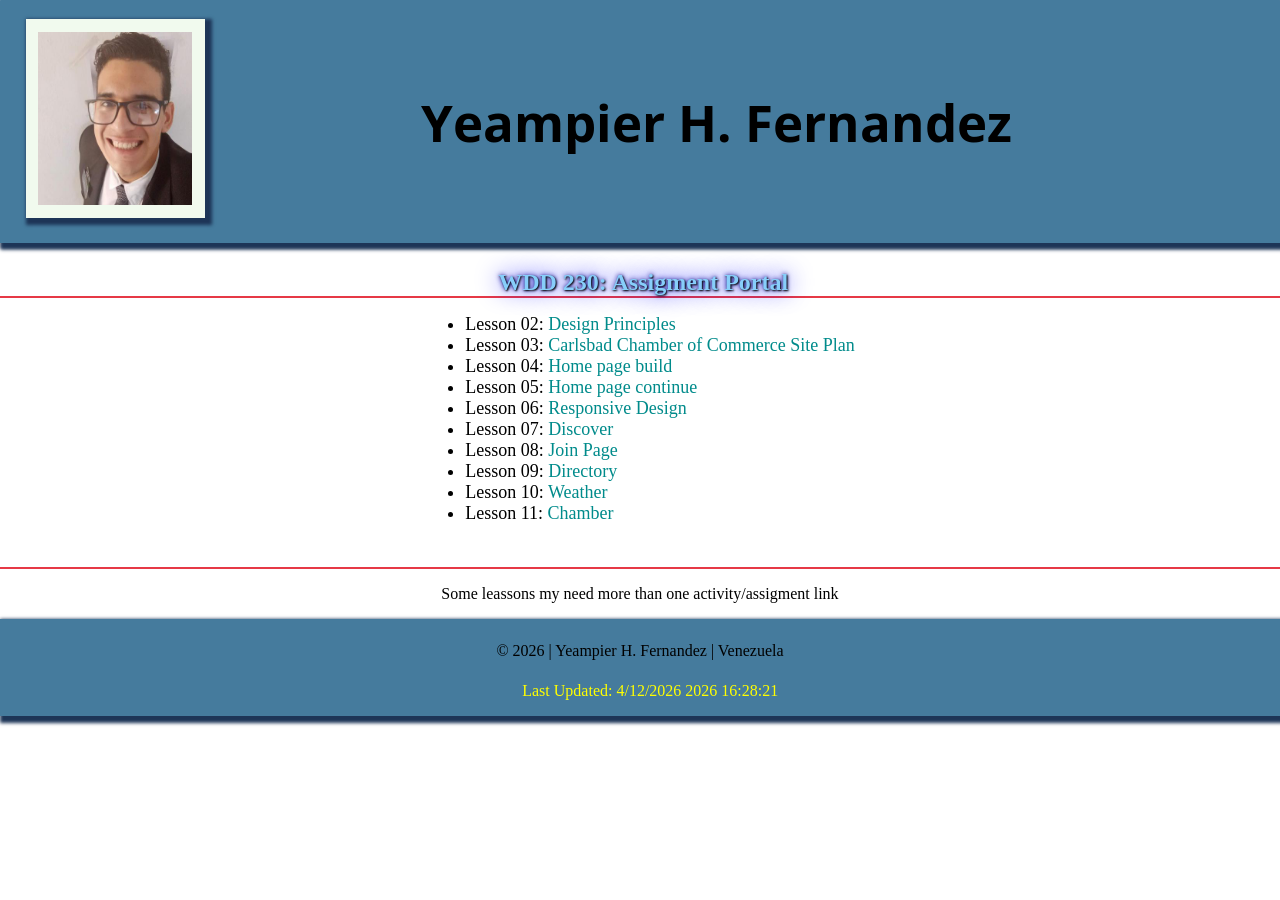
<file: index.html>
<!DOCTYPE html>
<html lang="en">
  <head>
    <meta charset="UTF-8" />
    <meta http-equiv="X-UA-Compatible" content="IE=edge" />
    <meta name="viewport" content="width=device-width, initial-scale=1.0" />
    <meta name="author" content="Yeampier Huerta" />
    <link rel="icon" href="./images/usuario.png" type="image/x-icon" />
    <meta
      name="description"
      content="In this page you will be able to see the developments I made in the Javascript course."
    />
    <title>WDD: 230</title>
    <link rel="stylesheet" href="./styles/style.css" />
  </head>
  <body>
    <header>
      <img src="./images/a.jpg" alt="photo-profile" />
      <div class="name">
        <h1 id="name" class="nameH1"></h1>
      </div>
    </header>
    <div class="titleWdd">
      <h2>WDD 230: Assigment Portal</h2>
    </div>
    <main class="Lesson">
      <ul>
        <li>
          Lesson 02:
          <a href="./lesson02/design-principles.html" target="_blank"
            >Design Principles</a
          >
        </li>
        <li>
          Lesson 03:
          <a href="./lesson03/index.html" target="_blank"
            >Carlsbad Chamber of Commerce Site Plan</a
          >
        </li>
        <li>
          Lesson 04:
          <a href="./Chamber/index.html" target="_blank">Home page build</a>
        </li>
        <li>
          Lesson 05:
          <a href="./Chamber/index.html" target="_blank">Home page continue</a>
        </li>
        <li>
          Lesson 06:
          <a href="./Chamber/index.html" target="_blank">Responsive Design</a>
        </li>
        <li>
          Lesson 07:
          <a href="./Chamber/discover.html" target="_blank">Discover</a>
        </li>
        <li>
          Lesson 08: <a href="./Chamber/join.html" target="_blank">Join Page</a>
        </li>
        <li>
          Lesson 09:
          <a href="./Chamber/directory.html" target="_blank">Directory</a>
        </li>
        <li>Lesson 10: <a href="./lesson10/weather.html" target="_blank">Weather</a></li>
        <li>
          Lesson 11: <a href="./Chamber/index.html" target="_blank">Chamber</a>
        </li>
      </ul>
    </main>
    <div class="p-div">
      <p>Some leassons my need more than one activity/assigment link</p>
    </div>
    <footer>
      <div class="date">
        <p id="profile"></p>
      </div>
      <div class="dateActual">
        <p id="dates"></p>
      </div>
    </footer>
    <script src="./scripts/index.js"></script>
  </body>
</html>
</file>
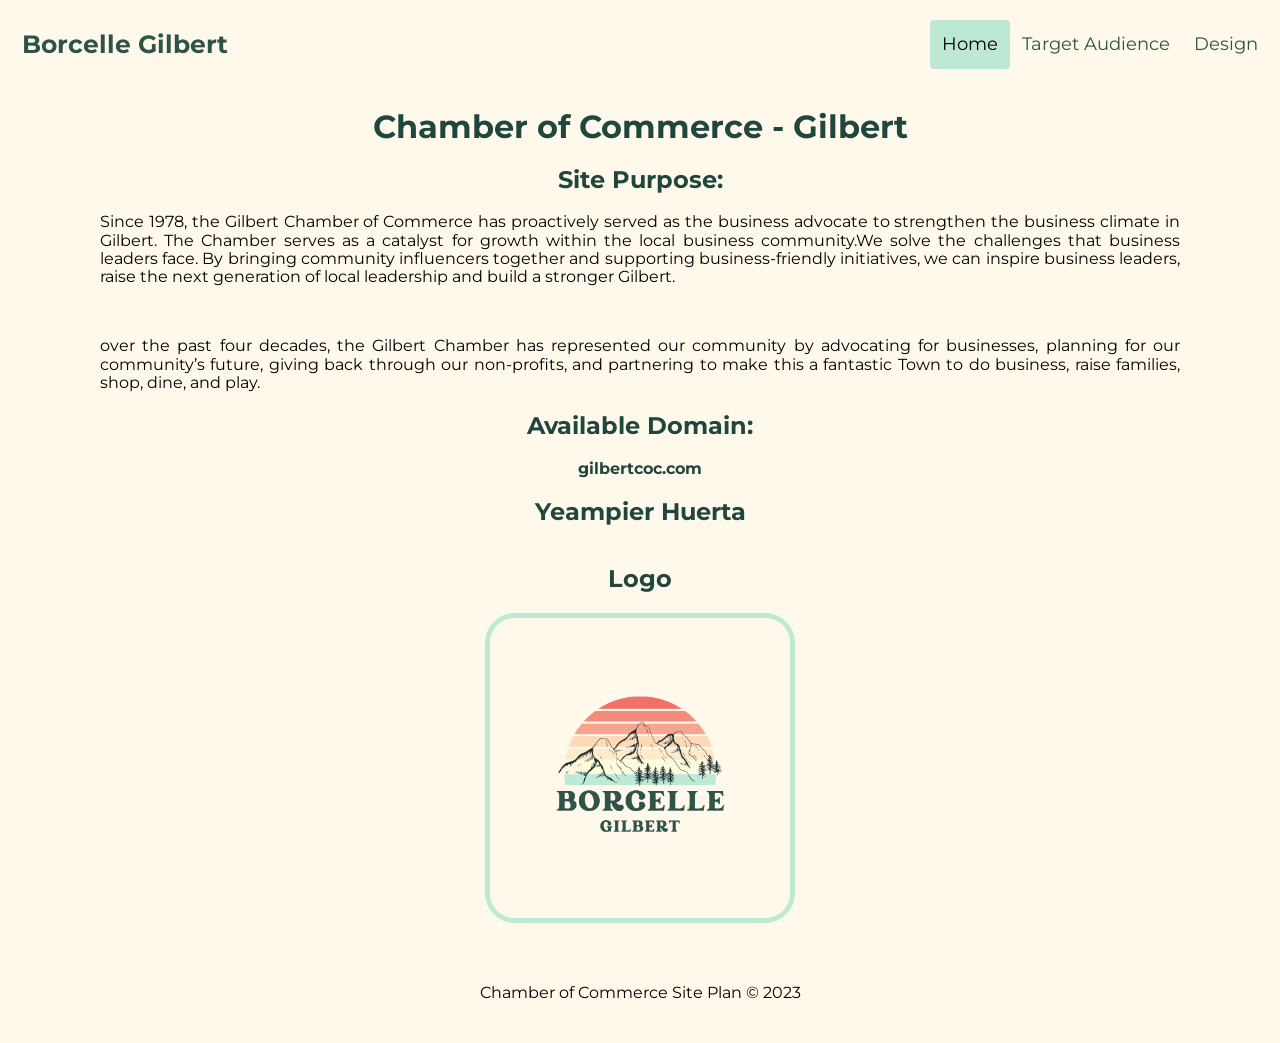
<file: lesson03/index.html>
<!DOCTYPE html>
<html lang="en">
  <head>
    <meta charset="UTF-8" />
    <meta http-equiv="X-UA-Compatible" content="IE=edge" />
    <meta name="viewport" content="width=device-width, initial-scale=1.0" />
    <title>Site Plan</title>
    <meta
      name="description"
      content="In this page you will be able to see the developments I made in the Javascript course."
    />
    <link rel="stylesheet" href="./styles/siteplan.css" />
    <link rel="stylesheet" href="../styles/normalize.css" />
    <link rel="stylesheet" href="./styles/siteplan-tablet.css" />
    <link rel="stylesheet" href="./styles/siteplan-deskot.css" />
  </head>
  <body>
    <div class="header">
      <a href="./index.html" class="logo">Borcelle Gilbert</a>
      <div class="header-right">
        <a class="active" href="./index.html">Home</a>
        <a href="./target-audience.html">Target Audience </a>
        <a href="./design.html">Design</a>
      </div>
    </div>

    <div class="siteplan">
      <div class="title">
        <h1>Chamber of Commerce - Gilbert</h1>
      </div>
      <div class="sitePurpose">
        <h2>Site Purpose:</h2>
        <p>
          Since 1978, the Gilbert Chamber of Commerce has proactively served as
          the business advocate to strengthen the business climate in Gilbert.
          The Chamber serves as a catalyst for growth within the local business
          community.We solve the challenges that business leaders face. By
          bringing community influencers together and supporting
          business-friendly initiatives, we can inspire business leaders, raise
          the next generation of local leadership and build a stronger Gilbert.
        </p>
        <br>
        <p>over the past four decades, the Gilbert Chamber has represented our community by advocating for businesses, planning for our community’s future, giving back through our non-profits, and partnering to make this a fantastic Town to do business, raise families, shop, dine, and play.</p>
      </div>
      <div class="sitePurpose">
        <h2>Available Domain:</h2>
        <h4>gilbertcoc.com</h4>
        <h2>Yeampier Huerta</h2>
      </div>
      <div class="logo">
        <h2>Logo</h2>
        <img src="./images/ColorfulIlustratedAdventureLogo.png" alt="logo" />
      </div>
    </div>

    <footer>Chamber of Commerce Site Plan © 2023</footer>
    <script src="./script/index.js"></script>
  </body>
</html>
</file>
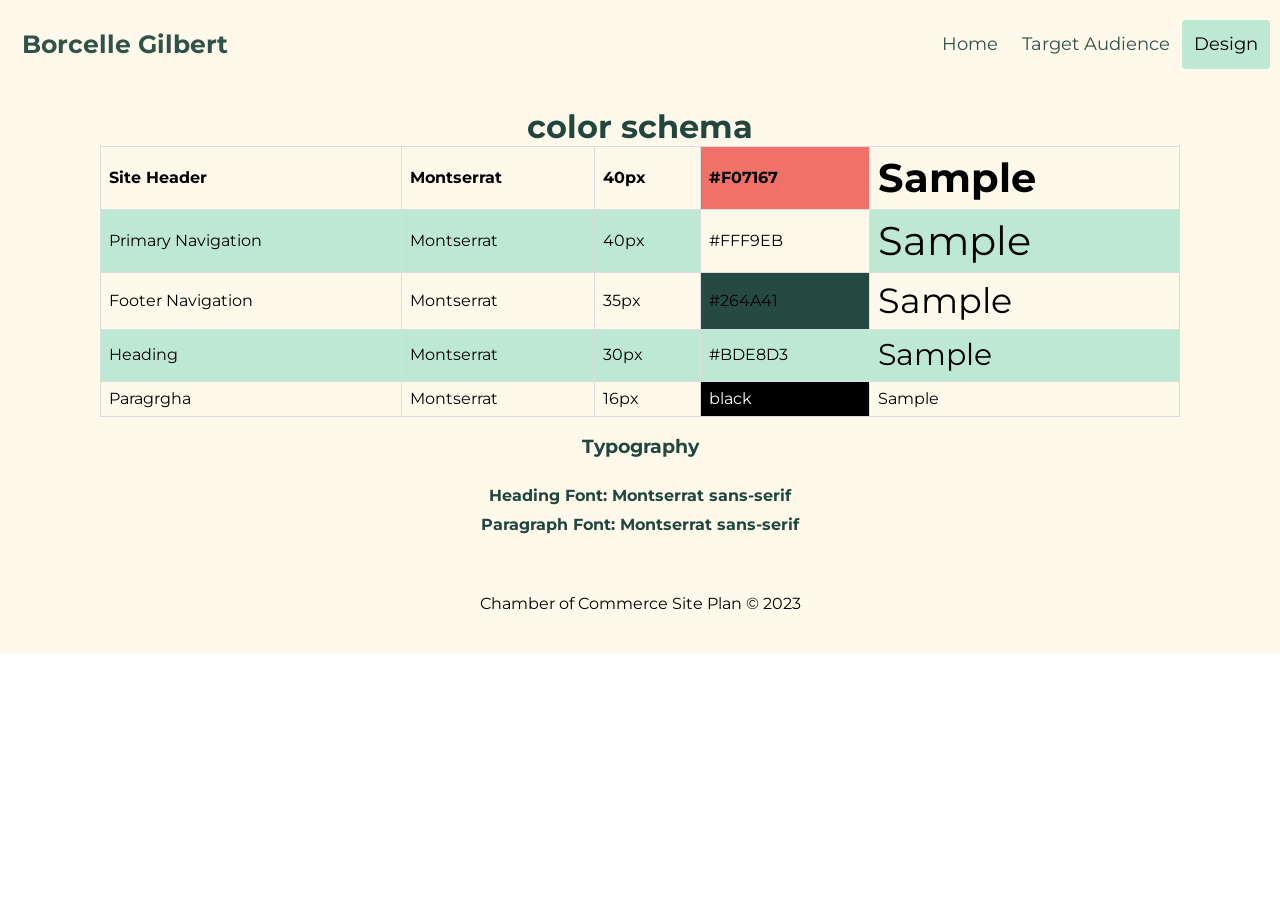
<file: lesson03/design.html>
<!DOCTYPE html>
<html lang="en">
  <head>
    <meta charset="UTF-8" />
    <meta http-equiv="X-UA-Compatible" content="IE=edge" />
    <meta name="viewport" content="width=device-width, initial-scale=1.0" />
    <meta
      name="description"
      content="In this page you will be able to see the developments I made in the Javascript course."
    />
    <title>Site Plan</title>
    <link rel="stylesheet" href="./styles/siteplan.css" />
    <link rel="stylesheet" href="../styles/normalize.css" />
    <link rel="stylesheet" href="./styles/siteplan-tablet.css" />
    <link rel="stylesheet" href="./styles/siteplan-deskot.css" />
  </head>
  <body>
    <div class="header">
      <a href="./index.html" class="logo">Borcelle Gilbert</a>
      <div class="header-right">
        <a  href="./index.html">Home</a>
        <a href="./target-audience.html">Target Audience </a>
        <a class="active" href="./design.html">Design</a>
      </div>
    </div>
    <div class="siteplan">
      <div class="title">
        <h1>color schema</h1>
      </div>
      <div class="table-main">
      <table>
        <tr>
          <th>Site Header</th>
          <th>Montserrat</th>
          <th>40px</th>
          <th class="color1">#F07167</th>
          <th class="font1">Sample</th>
        </tr>
        <tr>
          <td>Primary Navigation</td>
          <td>Montserrat</td>
          <td>40px</td>
          <td class="color2">#FFF9EB</td>
          <td class="font2">Sample</td>
        </tr>
        <tr>
          <td>Footer Navigation</td>
          <td>Montserrat</td>
          <td>35px</td>
          <td class="color3">#264A41</td>
          <td class="font3">Sample</td>
        </tr>
        <tr>
          <td>Heading</td>

          <td>Montserrat</td>
          <td>30px</td>
          <td class="color5">#BDE8D3</td>

          <td class="font4">Sample</td>
        </tr>
        <tr>
          <td>Paragrgha</td>
          <td>Montserrat</td>
          <td>16px</td>
          <td class="color4">black</td>

          <td class="font5">Sample</td>
        </tr>
      </table>
    </div>
      <h3 class="Typography">Typography</h3>
      <h4 class="heading">Heading Font: Montserrat sans-serif</h4>
      <h4>Paragraph Font: Montserrat sans-serif</h4>
    </div>
    <footer class="f-m">Chamber of Commerce Site Plan © 2023</footer>
    <script src="./script/index.js"></script>
  </body>
</html>
</file>
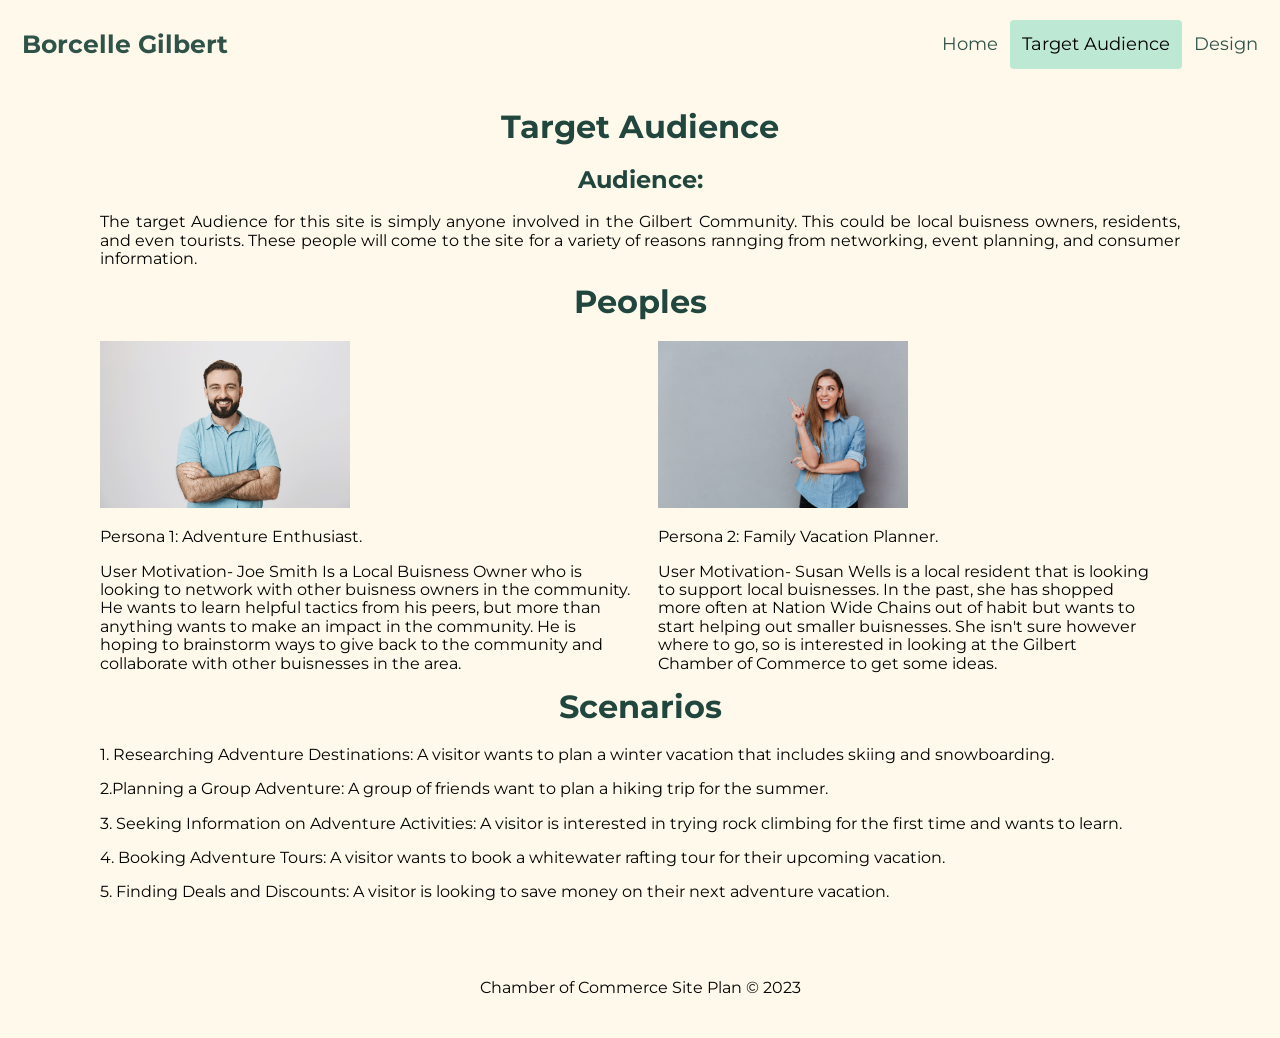
<file: lesson03/target-audience.html>
<!DOCTYPE html>
<html lang="en">
  <head>
    <meta charset="UTF-8" />
    <meta http-equiv="X-UA-Compatible" content="IE=edge" />
    <meta name="viewport" content="width=device-width, initial-scale=1.0" />
    <title>Site Plan</title>
    <meta
      name="description"
      content="In this page you will be able to see the developments I made in the Javascript course."
    />
    <link rel="stylesheet" href="./styles/siteplan.css" />
    <link rel="stylesheet" href="../styles/normalize.css" />
    <link rel="stylesheet" href="./styles/siteplan-tablet.css" />
    <link rel="stylesheet" href="./styles/siteplan-deskot.css" />
  </head>
  <body>
    <div class="header">
      <a href="./index.html" class="logo">Borcelle Gilbert</a>
      <div class="header-right">
        <a href="./index.html">Home</a>
        <a class="active" href="./target-audience.html">Target Audience</a>
        <a href="./design.html">Design</a>
      </div>
    </div>
    <div class="siteplan">
      <div class="title">
        <h1>Target Audience</h1>
      </div>
      <div class="sitePurpose">
        <h2>Audience:</h2>
        <p>
          The target Audience for this site is simply anyone involved in the
          Gilbert Community. This could be local buisness owners, residents, and
          even tourists. These people will come to the site for a variety of
          reasons rannging from networking, event planning, and consumer
          information.
        </p>
      </div>
      <div class="title-audience">
        <h1>Peoples</h1>
      </div>
      <div class="scenary">
        <div class="person1">
          <img
            src="./images/apuesto-hombre-sonriente-confiado-manos-cruzadas-sobre-pecho.jpg"
            alt=""
          />
          <p>Persona 1: Adventure Enthusiast.</p>
          <p>
            User Motivation- Joe Smith Is a Local Buisness Owner who is looking
            to network with other buisness owners in the community. He wants to
            learn helpful tactics from his peers, but more than anything wants
            to make an impact in the community. He is hoping to brainstorm ways
            to give back to the community and collaborate with other buisnesses
            in the area.
          </p>
        </div>
        <div class="person1">
          <img
            src="./images/mujer-sonriente-camisa-posando-studio.jpg"
            alt=""
          />

          <p>Persona 2: Family Vacation Planner.</p>
          <p>
            User Motivation- Susan Wells is a local resident that is looking to
            support local buisnesses. In the past, she has shopped more often at
            Nation Wide Chains out of habit but wants to start helping out
            smaller buisnesses. She isn't sure however where to go, so is
            interested in looking at the Gilbert Chamber of Commerce to get some
            ideas.
          </p>
        </div>
      </div>
      <div class="title-audience">
        <h1>Scenarios</h1>
      </div>
      <div class="scenarios">
        <p>
          1. Researching Adventure Destinations: A visitor wants to plan a
          winter vacation that includes skiing and snowboarding.
        </p>
        <p>
          2.Planning a Group Adventure: A group of friends want to plan a hiking
          trip for the summer.
        </p>
        <p>
          3. Seeking Information on Adventure Activities: A visitor is
          interested in trying rock climbing for the first time and wants to
          learn.
        </p>
        <p>
          4. Booking Adventure Tours: A visitor wants to book a whitewater
          rafting tour for their upcoming vacation.
        </p>
        <p>
          5. Finding Deals and Discounts: A visitor is looking to save money on
          their next adventure vacation.
        </p>
      </div>
    </div>

    <footer>Chamber of Commerce Site Plan © 2023</footer>
    <script src="./script/index.js"></script>
  </body>
</html>
</file>
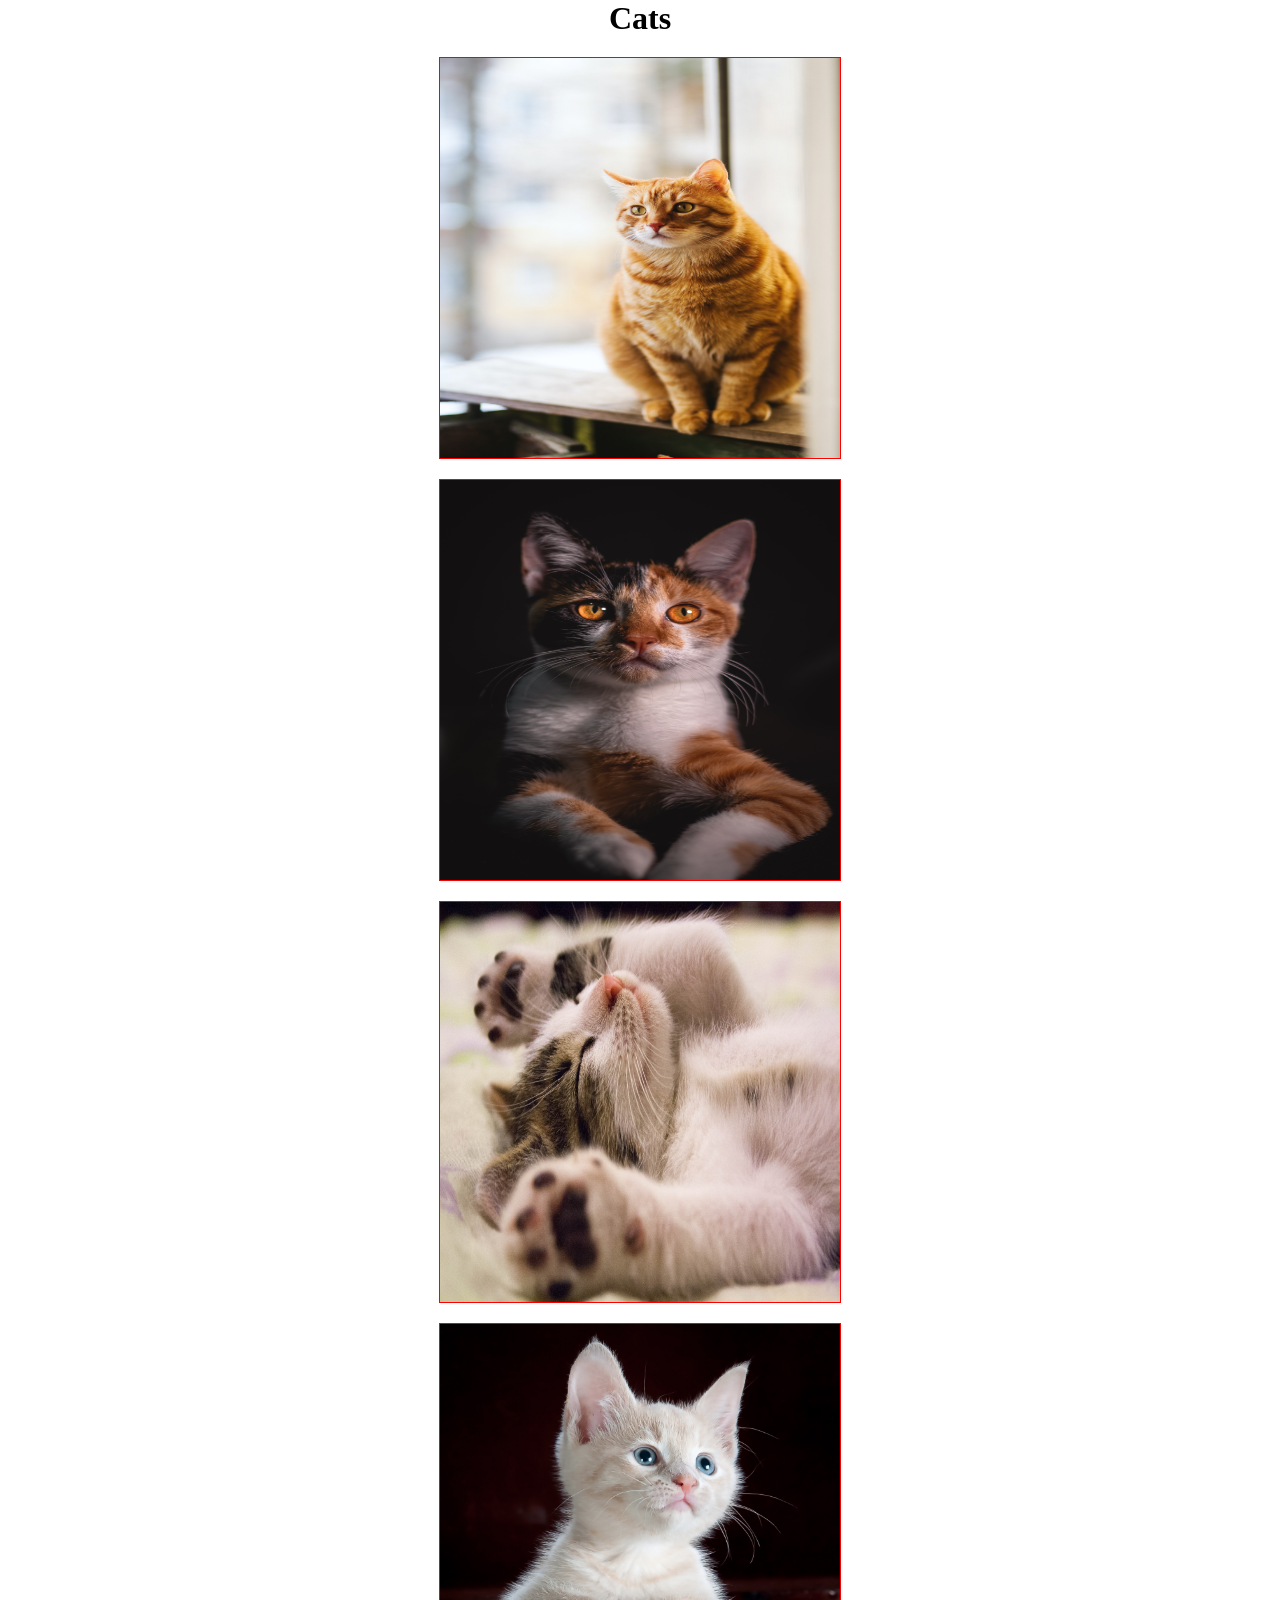
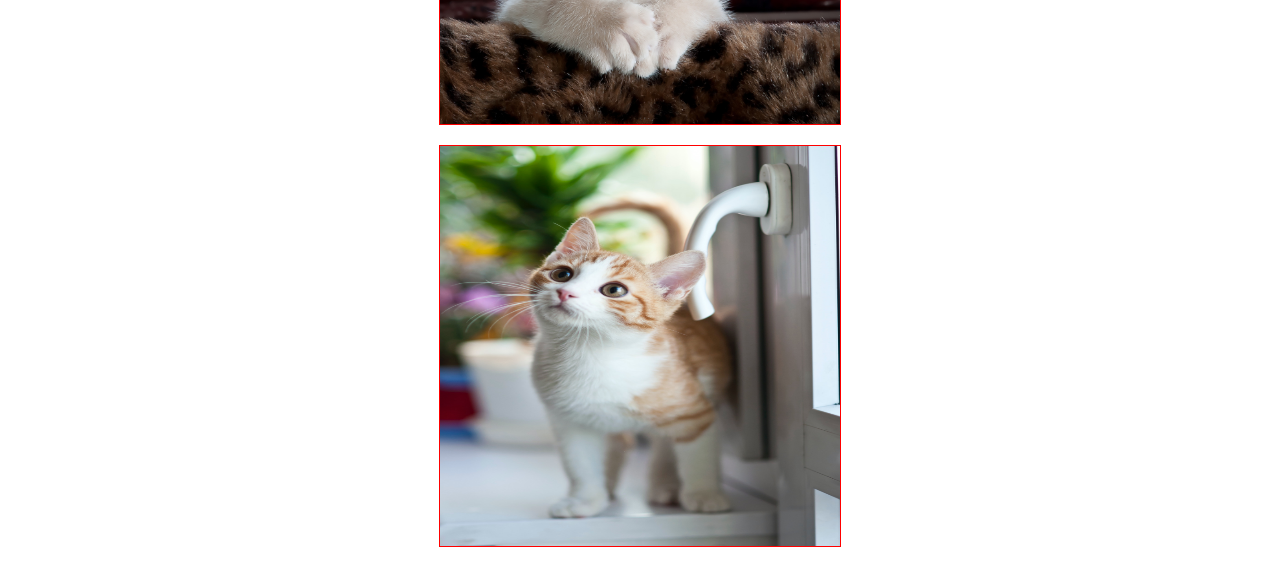
<file: lesson07/lazyload.html>
<!DOCTYPE html>
<html lang="en-US">
  <head>
    <meta charset="utf-8" />
    <meta name="viewport" content="width=device-width, initial-scale=1.0" />
    <meta name="author" content="Yeampier Huerta" />
    <meta
      name="description"
      content="In this page you will be able to see the developments I made in the Javascript course."
    />
    <title>Lazy Loading</title>
    <link rel="stylesheet" href="../styles/normalize.css" />
    <link rel="stylesheet" href="./styles/lazy.css" />
  </head>
  <body>
    <h1>Cats</h1>
    <div>
      <img
        data-src="../lesson07/images/pexels-evg-kowalievska-1170986.jpg"
        src="../lesson07/images/ef3-placeholder-image.jpg"
        alt="cat"
      />
    </div>

    <div>
      <img
        data-src="../lesson07/images/pexels-just-a-couple-photos-3777622.jpg"
        src="../lesson07/images/ef3-placeholder-image.jpg"
        alt="cat"
      />
    </div>

    <div>
      <img
        data-src="../lesson07/images/pexels-pixabay-416160.jpg"
        src="../lesson07/images/ef3-placeholder-image.jpg"
        alt="cat"
      />
    </div>

    <div>
      <img
        data-src="../lesson07/images/pexels-pixabay-45201.jpg"
        src="../lesson07/images/ef3-placeholder-image.jpg"
        alt="cat"
      />
    </div>

    <div>
      <img
        data-src="../lesson07/images/pexels-wojciech-kumpicki-2071873.jpg"
        src="../lesson07/images/ef3-placeholder-image.jpg"
        alt="cat"
      />
    </div>

    <script src="./script/lazy.js"></script>
  </body>
</html>
</file>
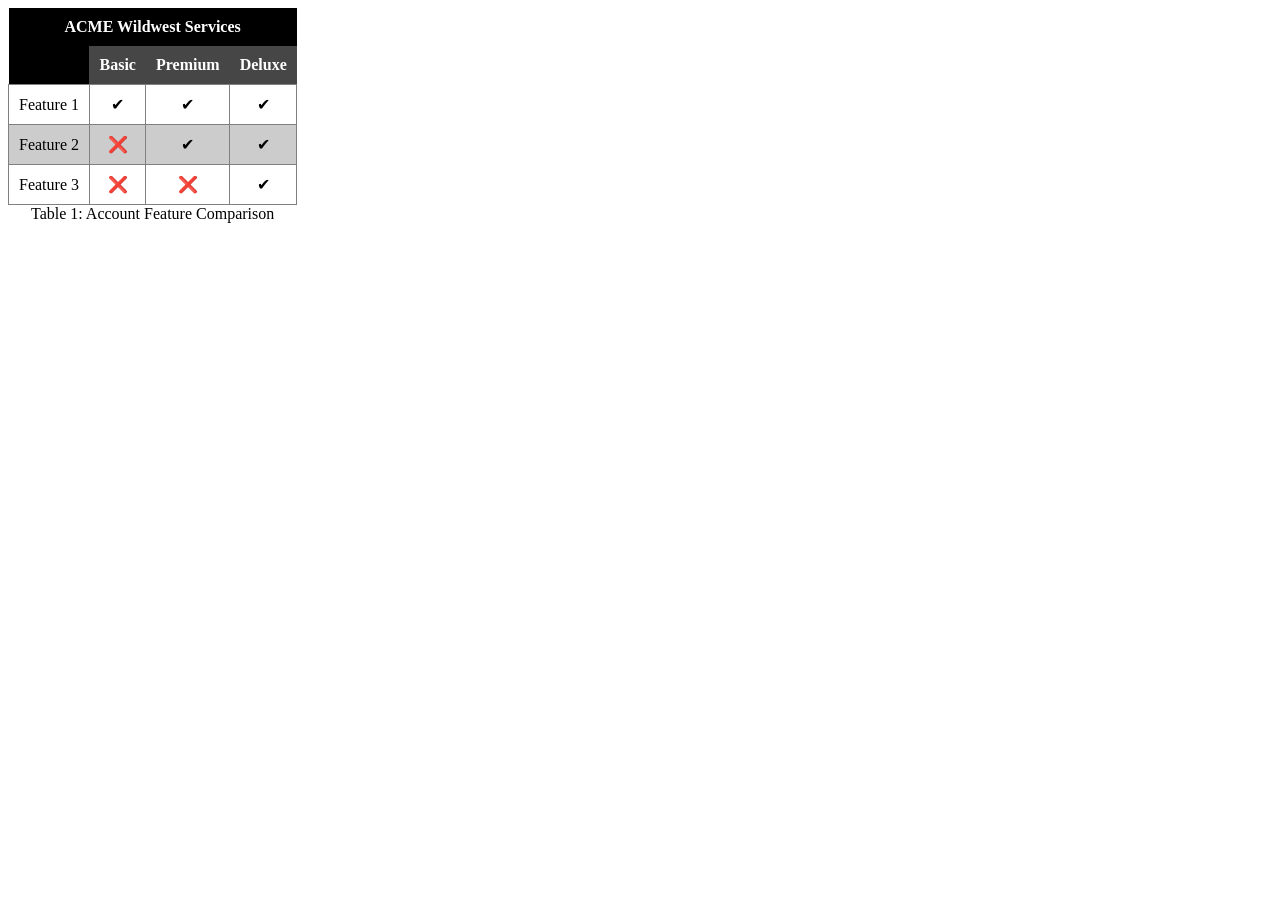
<file: lesson08/tablebuild.html>
<!DOCTYPE html>
<html lang="en">
  <head>
    <meta charset="UTF-8" />
    <meta http-equiv="X-UA-Compatible" content="IE=edge" />
    <meta name="viewport" content="width=device-width, initial-scale=1.0" />
    <link rel="stylesheet" href="tablebuild.css" />
    <title>Table Practice</title>
  </head>
  <body>
    <table>
      <caption>
        Table 1: Account Feature Comparison
      </caption>
      <thead>
        <tr>
          <th colspan="4">ACME Wildwest Services</th>
        </tr>
        <tr>
          <th></th>
          <th>Basic</th>
          <th>Premium</th>
          <th>Deluxe</th>
        </tr>
      </thead>
      <tbody>
        <tr>
          <td>Feature 1</td>
          <td>✔</td>
          <td>✔</td>
          <td>✔</td>
        </tr>
        <tr>
          <td>Feature 2</td>
          <td>❌</td>
          <td>✔</td>
          <td>✔</td>
        </tr>
        <tr>
          <td>Feature 3</td>
          <td>❌</td>
          <td>❌</td>
          <td>✔</td>
        </tr>
      </tbody>
    </table>
  </body>
</html>
</file>
<file: styles/style.css>
@import url("https://fonts.googleapis.com/css2?family=Open+Sans:wght@300;400;500&display=swap");
body {
  padding: 0px;
  margin: 0px;
  box-sizing: content-box;
  display: grid;
  grid-template-rows: auto auto 21vw;
}
header {
  max-width: 100vw;
  height: 16vw;
  display: flex;
  padding-top: 1.5vw;
  padding-bottom: 1.5vw;
  padding-left: 2vw;
  padding-right: 2vw;
  background-color: #457b9d;
  border-radius: 0.5px;
  box-shadow: 0.26vw 0.26vw 0.26vw 0.26vw #1d3557;
}
a{
  text-decoration: aliceblue;
  color: darkcyan;
}

img {
  width: 12vw;
  height: 13.5vw;
  padding: 1vw;
  box-shadow: 0.26vw 0.26vw 0.26vw 0.26vw #1d3557;
  background: #f1faee;
}
.name {
  width: 80vw;
  justify-content: center;
  display: flex;
}
.nameH1 {
  align-self: center;
  font-size: 4vw;
  font-family: "Open Sans", sans-serif;
  font-weight: bolder;
}
.titleWdd {
  display: flex;
  justify-content: center;
  padding-top: 0.5vw;
  border-bottom: 0.2vw solid #e63946;
  padding-left: 0.5vw;
}
h2 {
  margin-bottom: 0vw;
  color: lightskyblue;
  text-shadow: 1px 1px 2px black, 0 0 25px blue, 0 0 5px darkblue;
}
li {
  font-size: large;
}
.Lesson {
  display: flex;
  justify-content: center;
  padding-bottom: 1vw;
}
.p-div {
  display: flex;
  justify-content: center;
  border-top: 0.2vw solid #e63946;
  margin-top: 0vw;
}
footer {
  background-color: #457b9d;
  max-width: 100vw;
  padding-top: 0.5vw;
  box-shadow: 0.26vw 0.26vw 0.26vw 0.26vw #1d3557;
}
.date {
  width: 100vw;
  display: flex;
  justify-content: center;
}
.date p {
  margin-bottom: 0.5vw;
}
.dateActual {
  width: 100vw;
  display: flex;
  justify-content: center;
  margin-left: 0.8vw;
}
.dateActual p {
  color: yellow;
}

@media only screen and (max-width: 768px) {
  body {
    display: grid;
    grid-template-rows: auto auto 70vw;
  }
}
@media only screen and (max-width: 1000px) {
  body {
    display: grid;
    grid-template-rows: auto auto 70vw;
  }
}
</file>
<file: lesson03/styles/siteplan.css>
@import url("https://fonts.googleapis.com/css2?family=Montserrat:wght@300;400;700&display=swap");
body {
  font-family: "Montserrat";
}
.header {
  overflow: hidden;
  background-color: #f1f1f1;
  padding: 20px 10px;
  background-color: #fff9eb;
}

.header a {
  float: left;
  color: #2f5249;
  text-align: center;
  padding: 12px;
  text-decoration: none;
  font-size: 18px;
  line-height: 25px;
  border-radius: 4px;
}

.header a.logo {
  font-size: 25px;
  font-weight: bold;
}

.header a:hover {
  color: black;
}

.header a.active {
  background-color: #bde8d3;
  color: black;
}

.header-right {
  float: right;
}
.title {
  text-align: center;
  color: #20463d;
}
.siteplan {
  padding: 20px 40px;
  background: #fff9eb;
}
.siteplan-design {
  padding: 20px 0px;
  background: #fff9eb;
}

.sitePurpose {
  text-align: justify;
}
h2 {
  text-align: center;
  color: #20463d;
}
h4 {
  text-align: center;
  margin: 0px;
  color: #20463d;
}
.logo {
  display: flex;
  flex-direction: column;
  align-items: center;
}
.logo img {
  width: 300px;
  border-radius: 30px;
  border: 5px solid #bee9d4;
}
/* target */
.scenary {
  display: flex;
  justify-content: space-around;
  margin-top: 20px;
}
.title-audience {
  text-align: center;
  margin-bottom: 20px;
}
.person1 img,
.person2 img {
  width: 80px;
}
.person1 {
  margin-right: 2vw;
}
/* design*/
.table-main {
  display: flex;
  justify-content: center;
}
.Typography {
  margin-bottom: 30px;
  text-align: center;
}
table {
  border-collapse: collapse;
  width: 100%;
}

td,
th {
  border: 1px solid #dddddd;
  text-align: left;
  padding: 8px;
}

tr:nth-child(even) {
  background-color: #bde8d3;
}
.color1 {
  background-color: #f07167;
}
.color2 {
  background-color: #fff9eb;
}
.color3 {
  background-color: #264a41;
}
.color4 {
  color: white;
  background-color: black;
}
.color5 {
  background-color: #bde8d3;
}
h3 {
  text-align: center;
  color: #20463d;
}
h1 {
  color: #20463d;
}
.heading {
  margin-bottom: 10px;
}

footer {
  display: flex;
  justify-content: center;
  align-items: center;
  height: 100px;
  background-color: #fff9eb;
}
@media screen and (max-width: 500px) {
  .header a {
    float: none;
    display: block;
    text-align: left;
  }

  .header-right {
    float: none;
  }
  td,
  th {
    border: 1px solid #dddddd;
    text-align: left;
    padding: 8px;
    font-size: 10px;
  }
}
</file>
<file: lesson03/styles/siteplan-tablet.css>
@import url("https://fonts.googleapis.com/css2?family=Montserrat:wght@300;400;700&display=swap");
@media only screen and (min-width: 768px) {
    .person1 img,
    .person2 img {
      width: 180px;
    }
    .table-main {
      width: 100%;
    }
    td,
    th {
      border: 1px solid #dddddd;
      text-align: left;
      padding: 8px;
    }
    .font1 {
      font-size: 40px;
    }
    .font2 {
      font-size: 40px;
    }
    .font3 {
      font-size: 35px;
    }
    .font4 {
      font-size: 30px;
    }
    .font5 {
      font-size: 16px;
    }
  }
</file>
<file: lesson03/styles/siteplan-deskot.css>
@import url("https://fonts.googleapis.com/css2?family=Montserrat:wght@300;400;700&display=swap");
@media only screen and (min-width: 1200px) {
    /*Deskopt*/
    .siteplan {
      padding: 20px 100px;
      background: #fff9eb;
    }
    .person1 img,
    .person2 img {
      width: 250px;
    }
    td,
    th {
      border: 1px solid #dddddd;
      text-align: left;
      padding: 8px;
    }
    .table-main {
      width: 100%;
    }
    .font1 {
      font-size: 40px;
    }
    .font2 {
      font-size: 40px;
    }
    .font3 {
      font-size: 35px;
    }
    .font4 {
      font-size: 30px;
    }
    .font5 {
      font-size: 16px;
    }
    .f-m {
    }
  }
</file>
<file: lesson07/styles/lazy.css>
h1 {
  text-align: center;
  margin-bottom: 20px;
}
div {
  display: flex;
  justify-content: center;
}
div img {
  width: 300px;
  height: 300px;
  margin-bottom: 20px;
  border: 1px solid red;
  transition: opacity 0.3s;
}
div img:hover {
  transition: opacity 0.2s;
}
[data-src] {
  max-width: 300px;
  border: 1px solid black;
}
@media only screen and (min-width: 1200px) {
  h1 {
    text-align: center;
    margin-bottom: 20px;
  }
  div {
    display: flex;
    justify-content: center;
  }
  div img {
    width: 400px;
    height: 400px;
    margin-bottom: 20px;
  }
}
@media only screen and (min-width: 768px) {
  h1 {
    text-align: center;
    margin-bottom: 20px;
  }
  div {
    display: flex;
    justify-content: center;
  }
  div img {
    width: 400px;
    height: 400px;
    margin-bottom: 20px;
  }
}
</file>
<file: lesson08/tablebuild.css>
table {
    caption-side: bottom;
    border-collapse: collapse;
    padding: 10px;
    text-align: center;
}
 th {
    caption-side: bottom;
    border-collapse: collapse;
    padding: 10px;
    text-align: center;
}
 td {
    caption-side: bottom;
    border-collapse: collapse;
    padding: 10px;
    text-align: center;
}

thead th {
    background-color: rgb(70, 70, 70);
    color:white;
}

thead th:nth-of-type(1) {
    background-color: black;
    color: white;
}

tbody tr:nth-of-type(even) {
    background-color:#ccc;
}

tbody th, tbody td {
    border: 1px solid gray;
}
</file>
